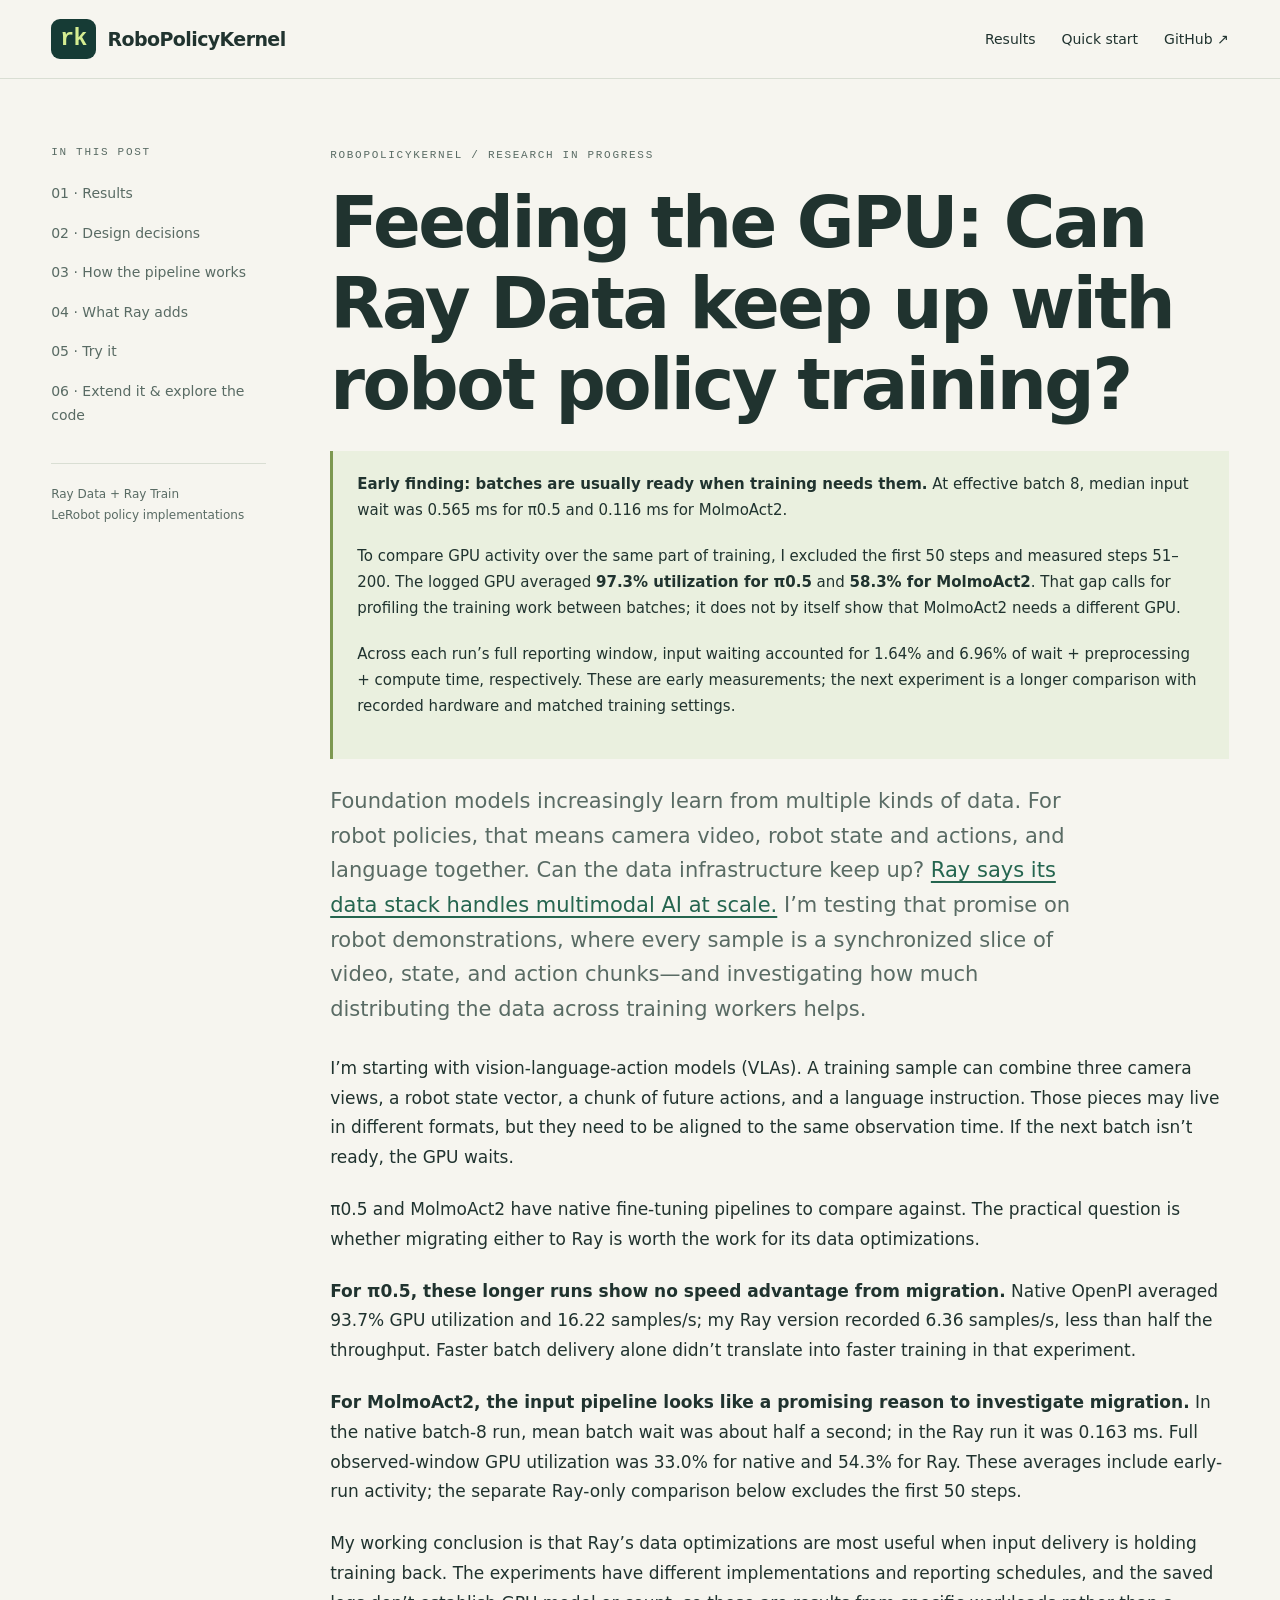
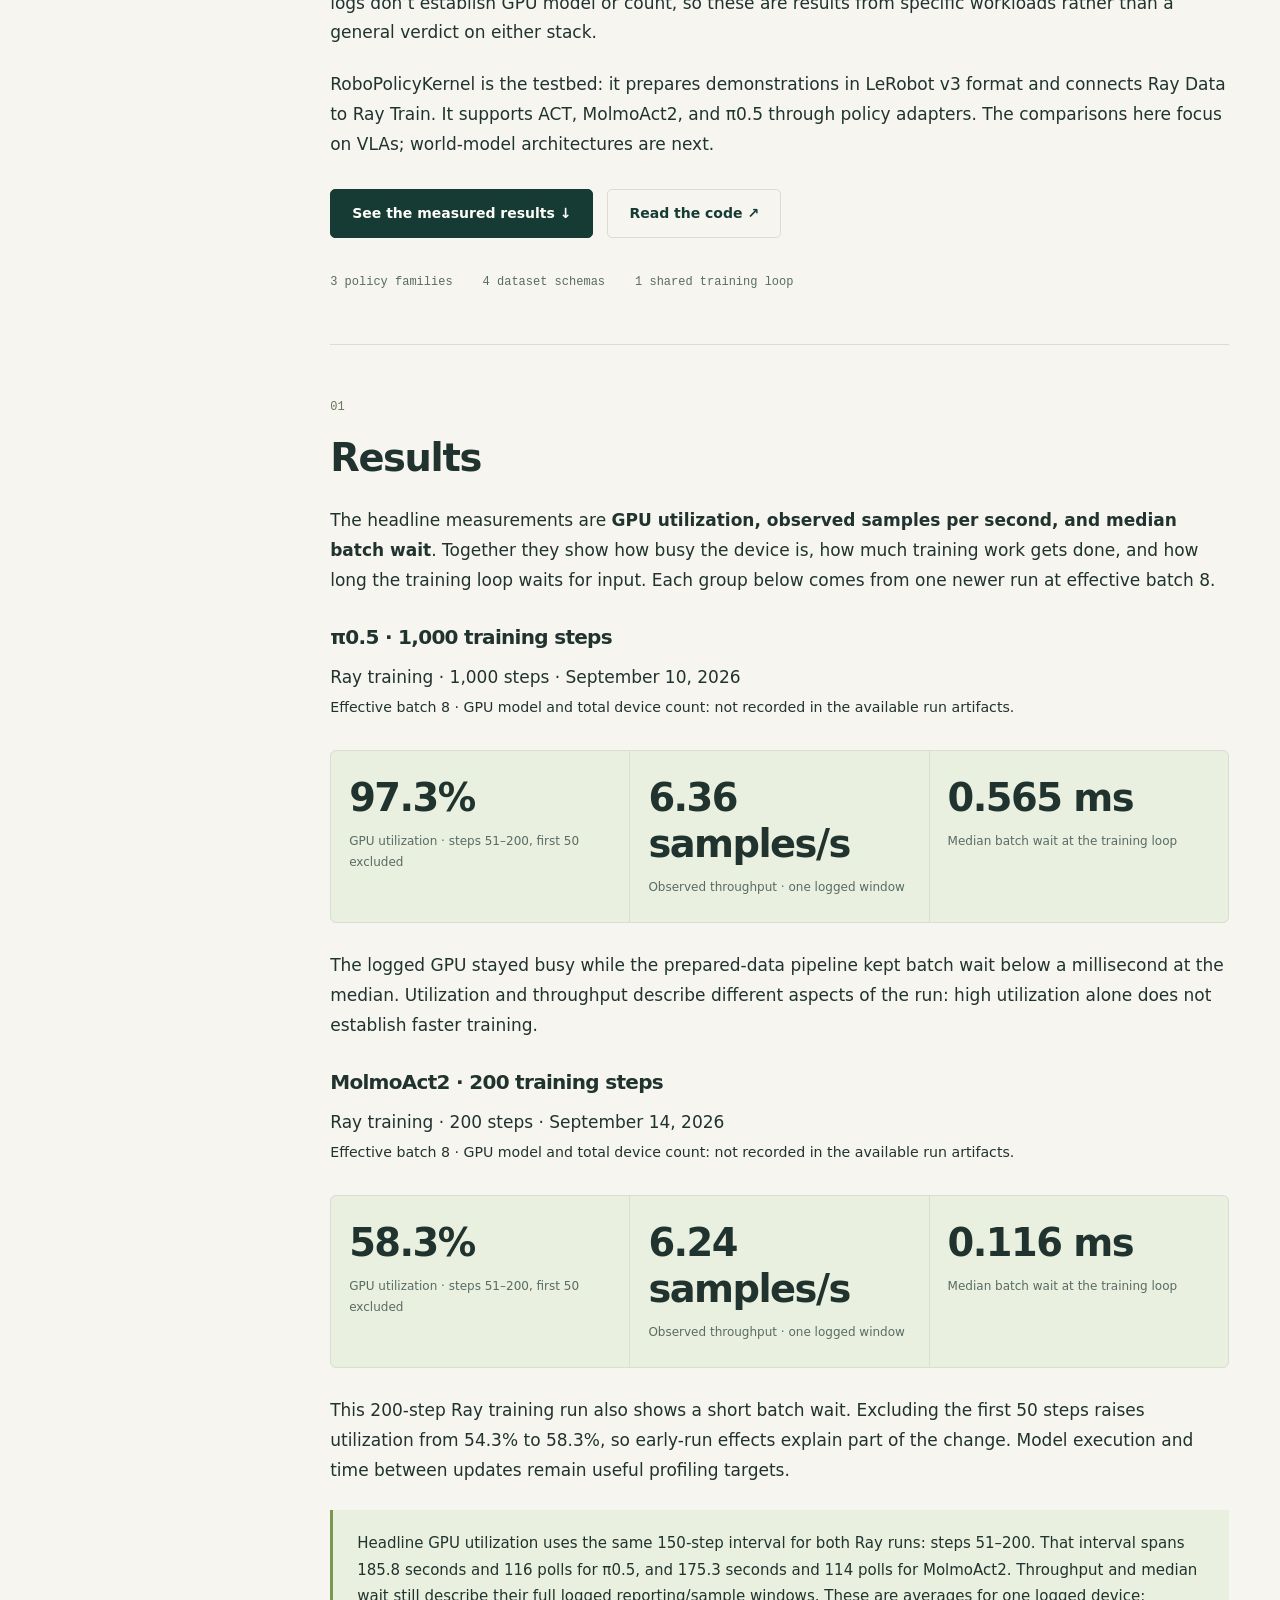
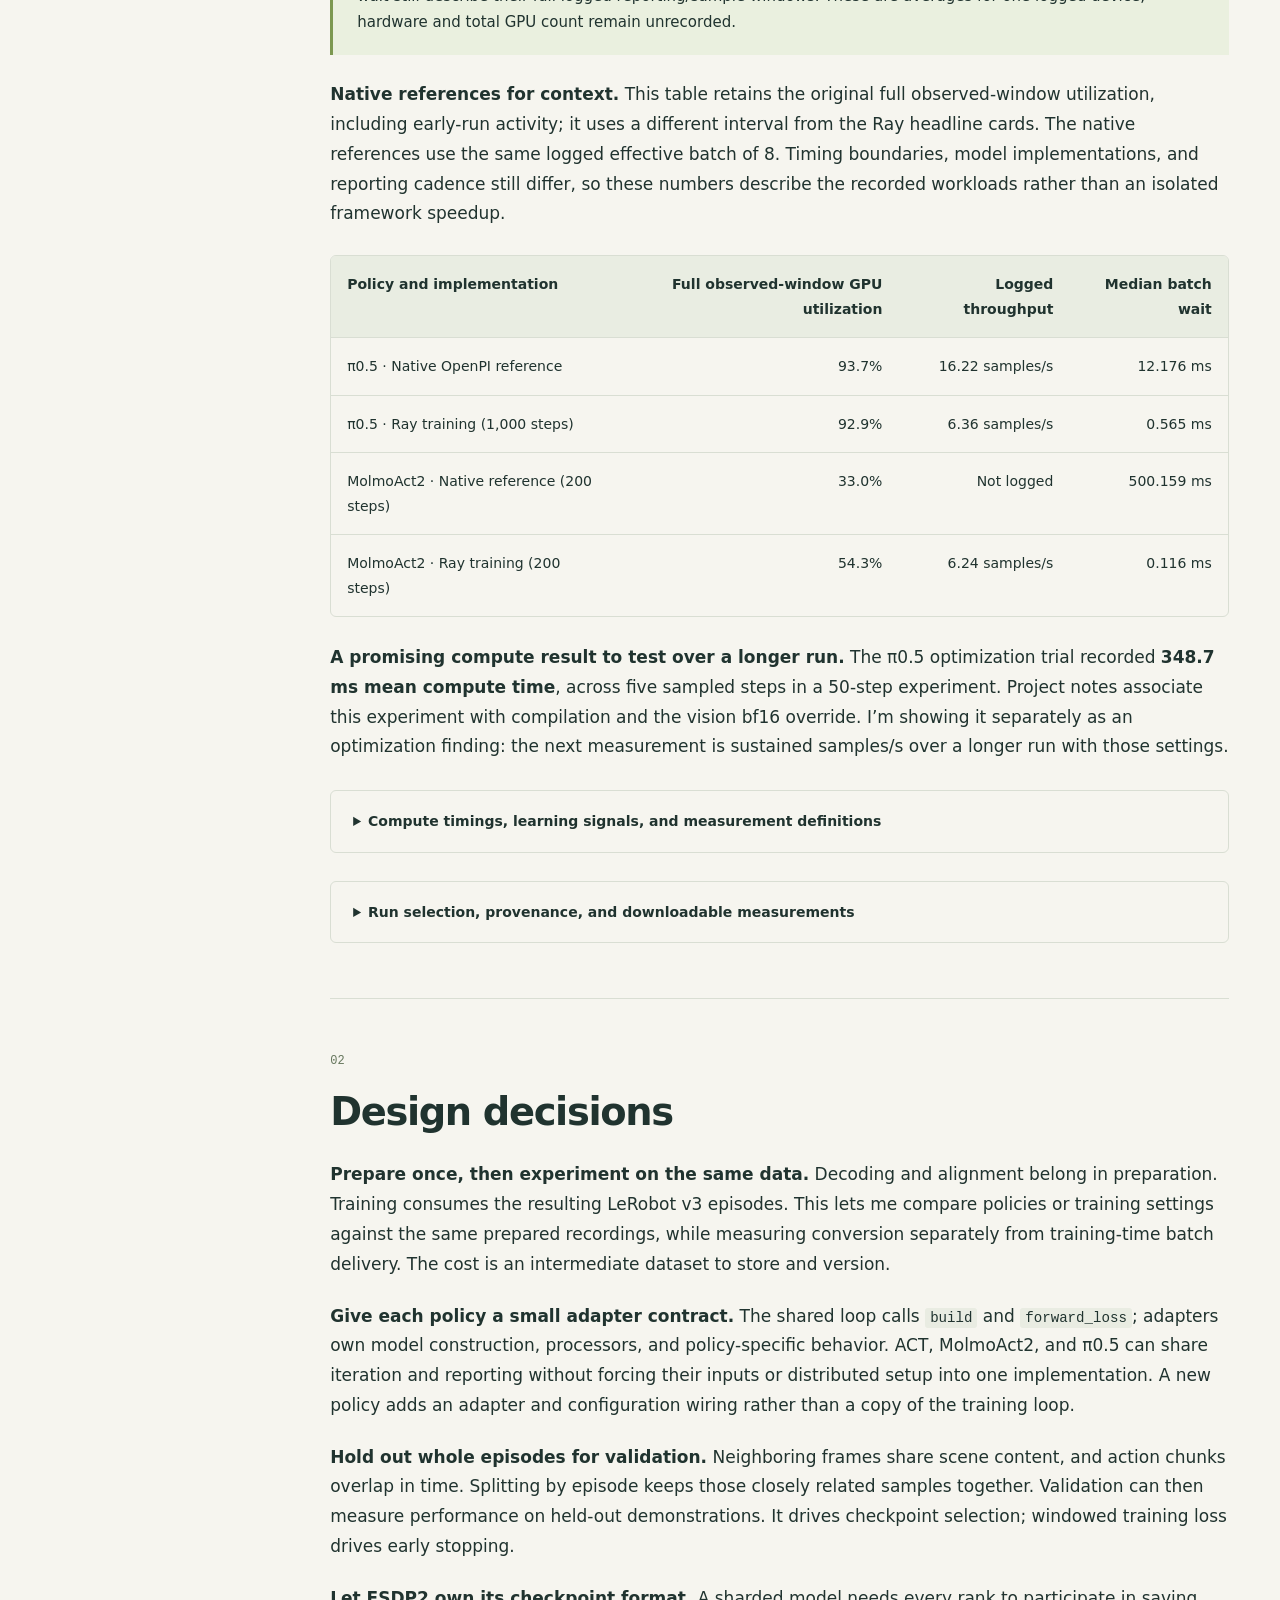
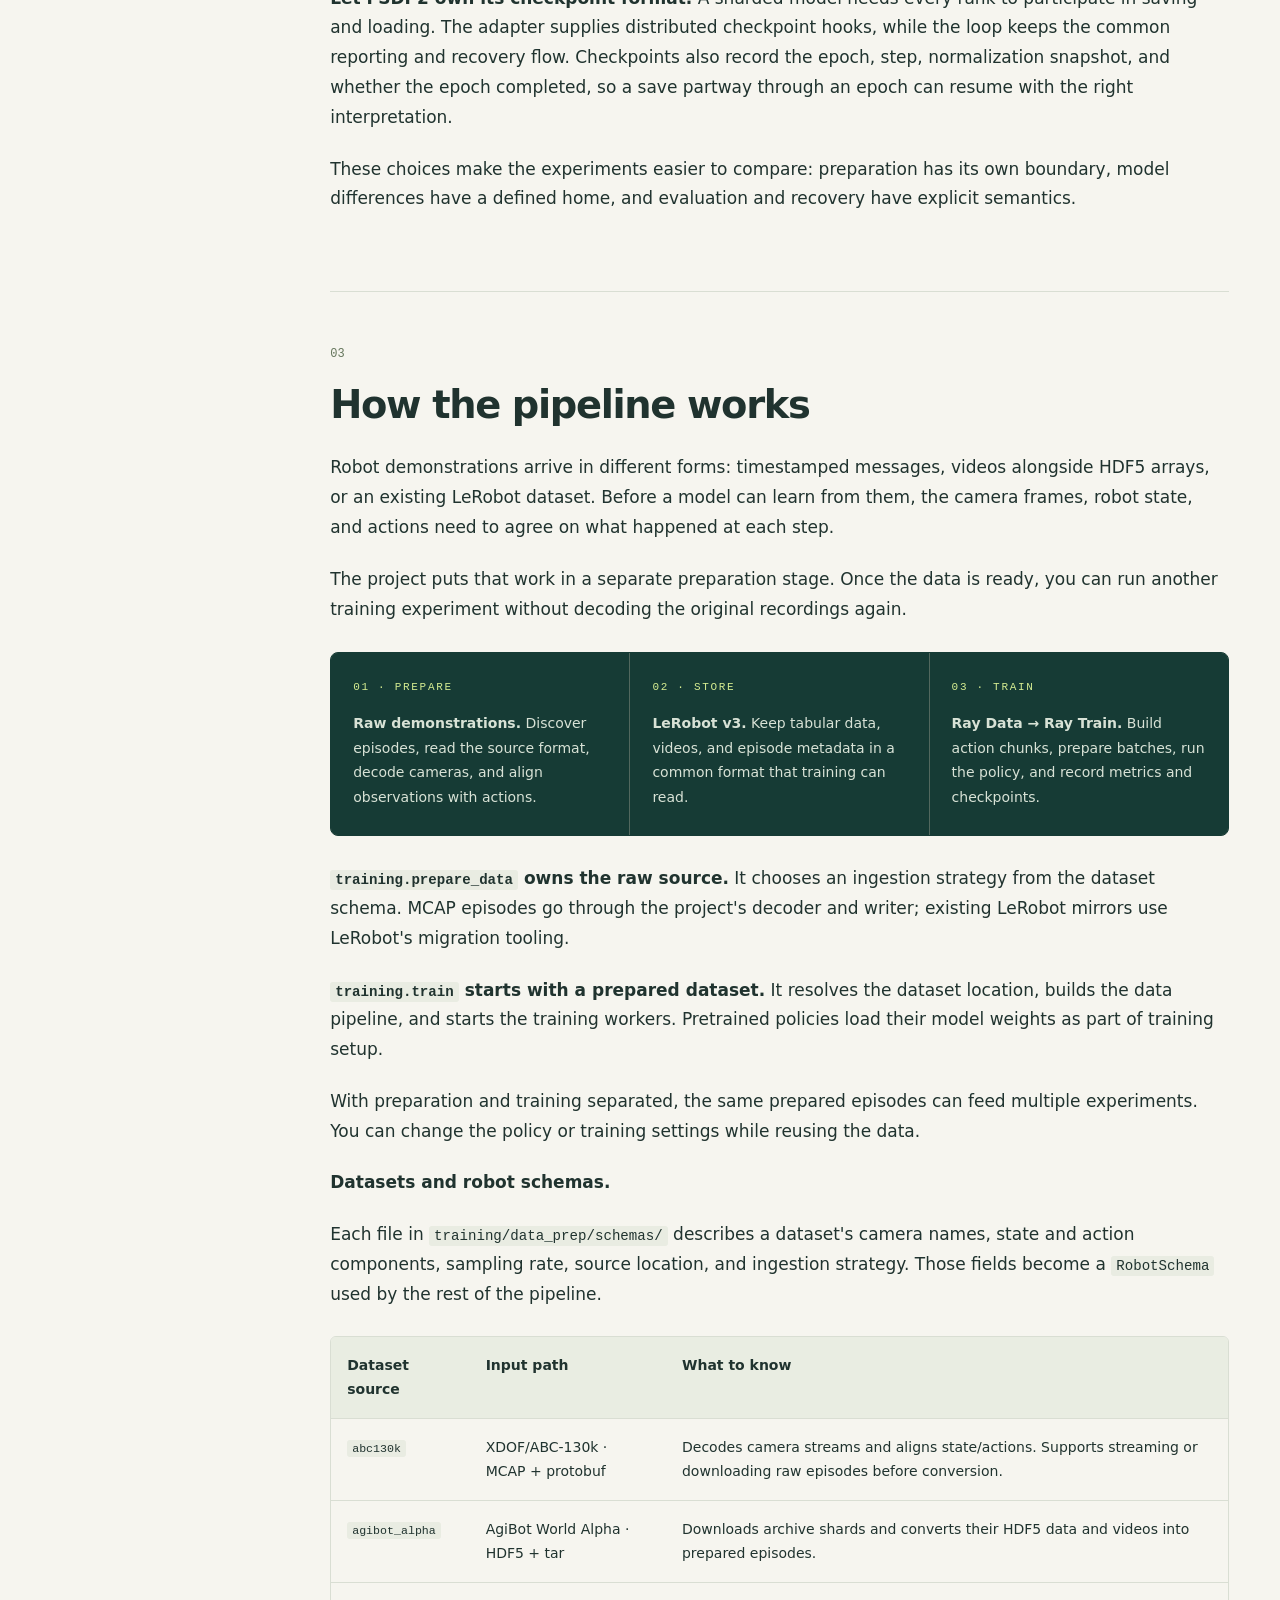
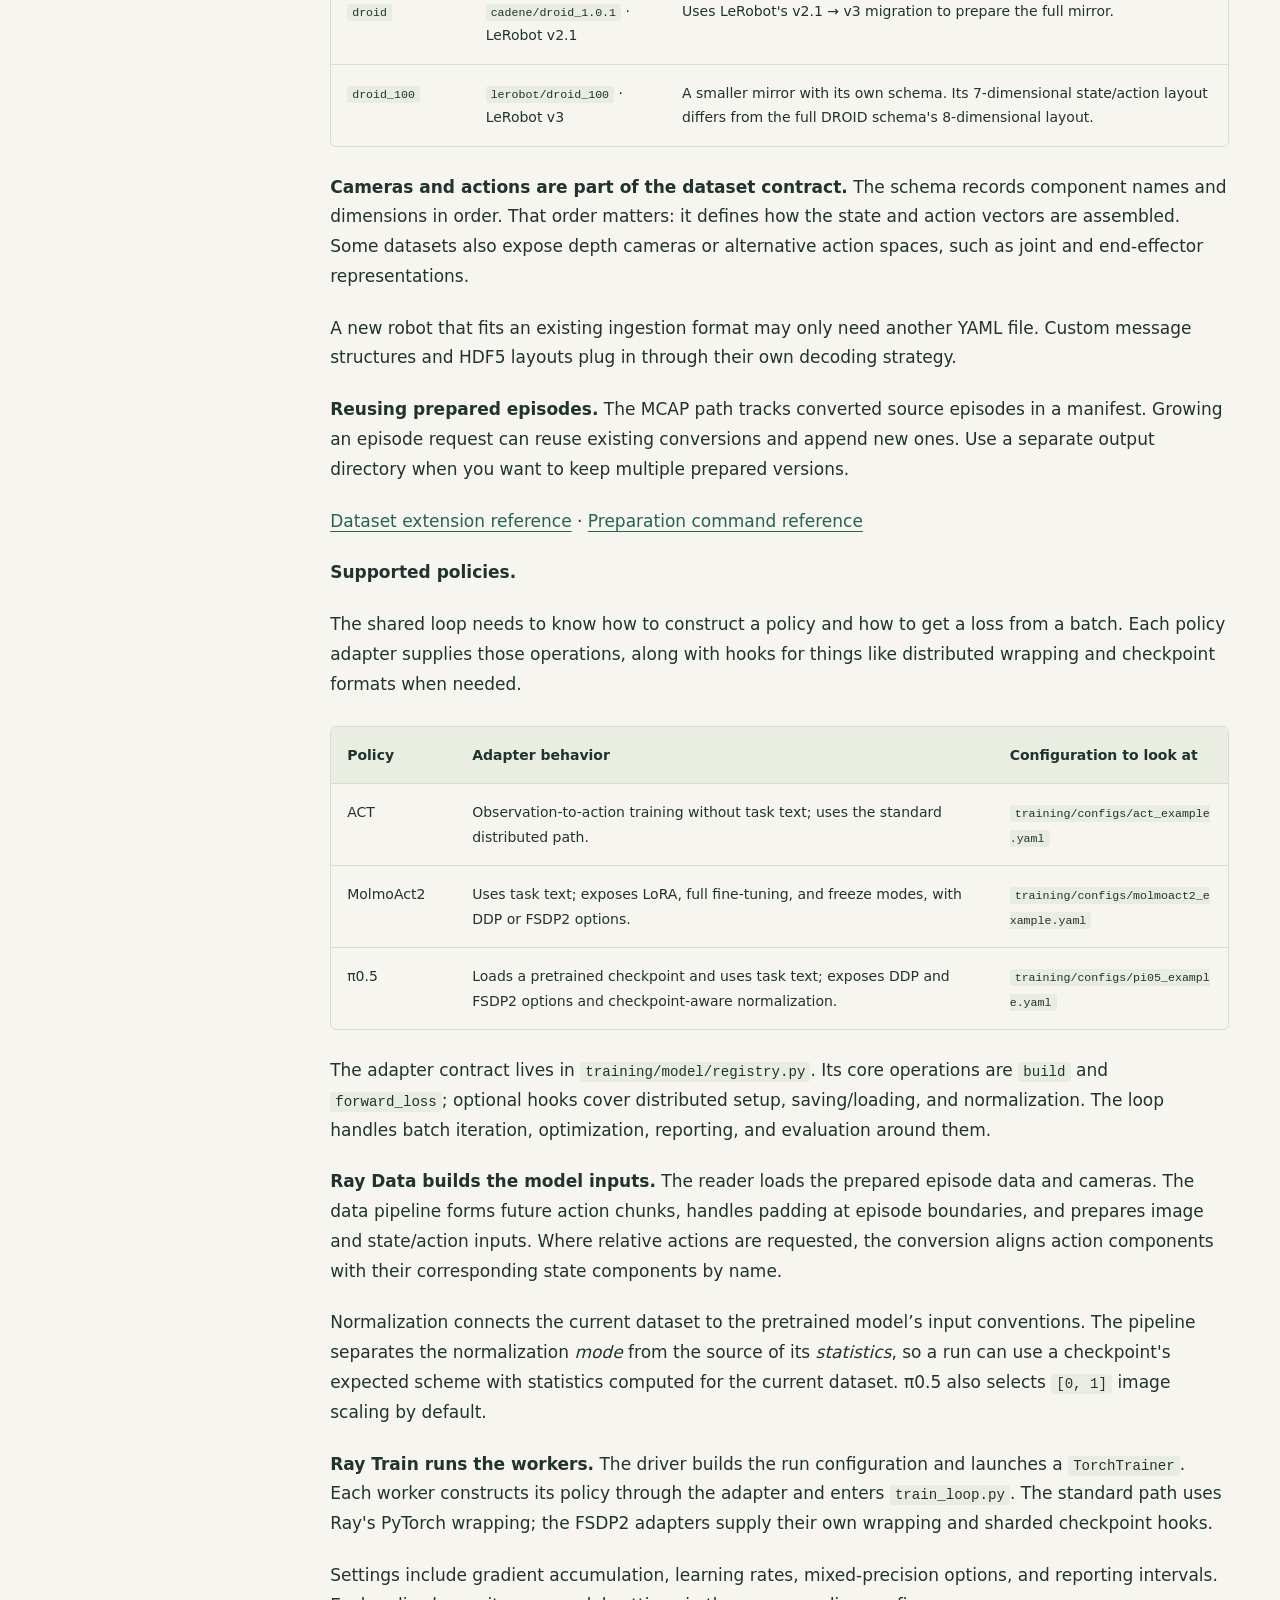
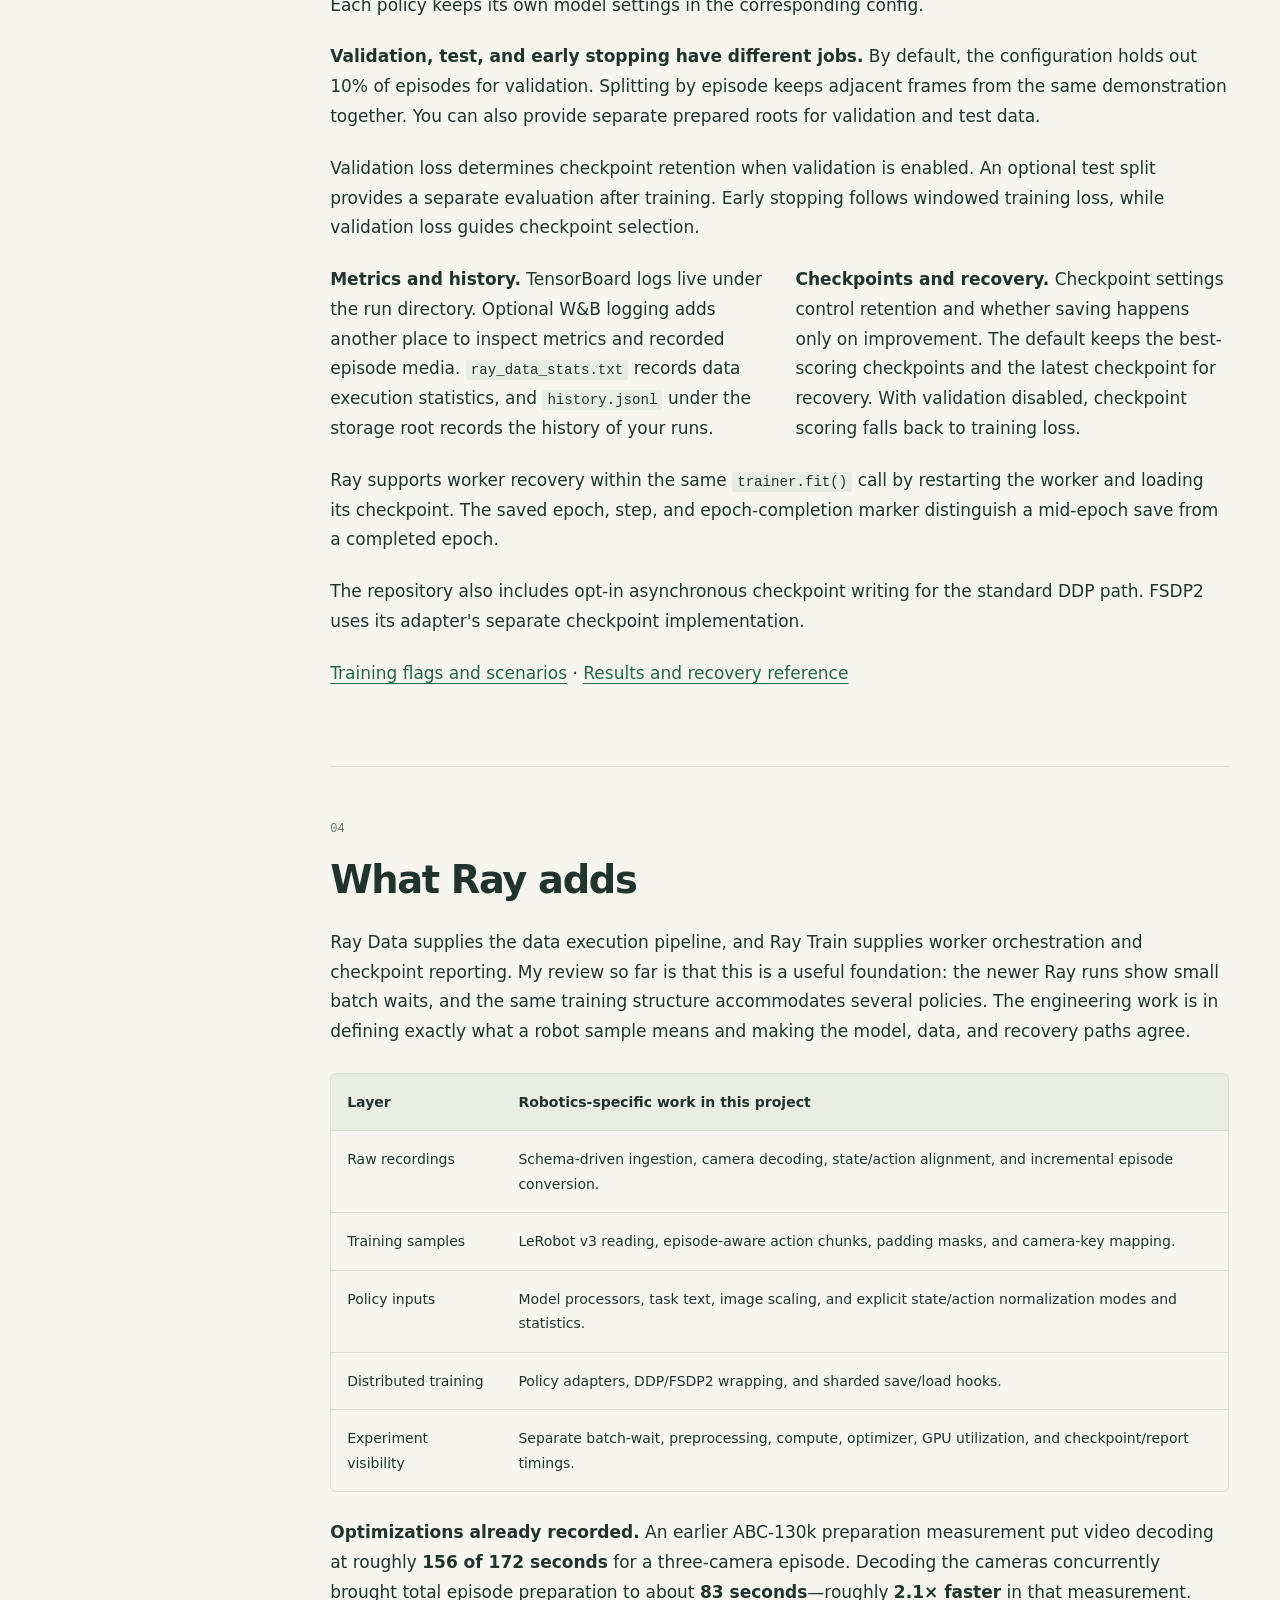
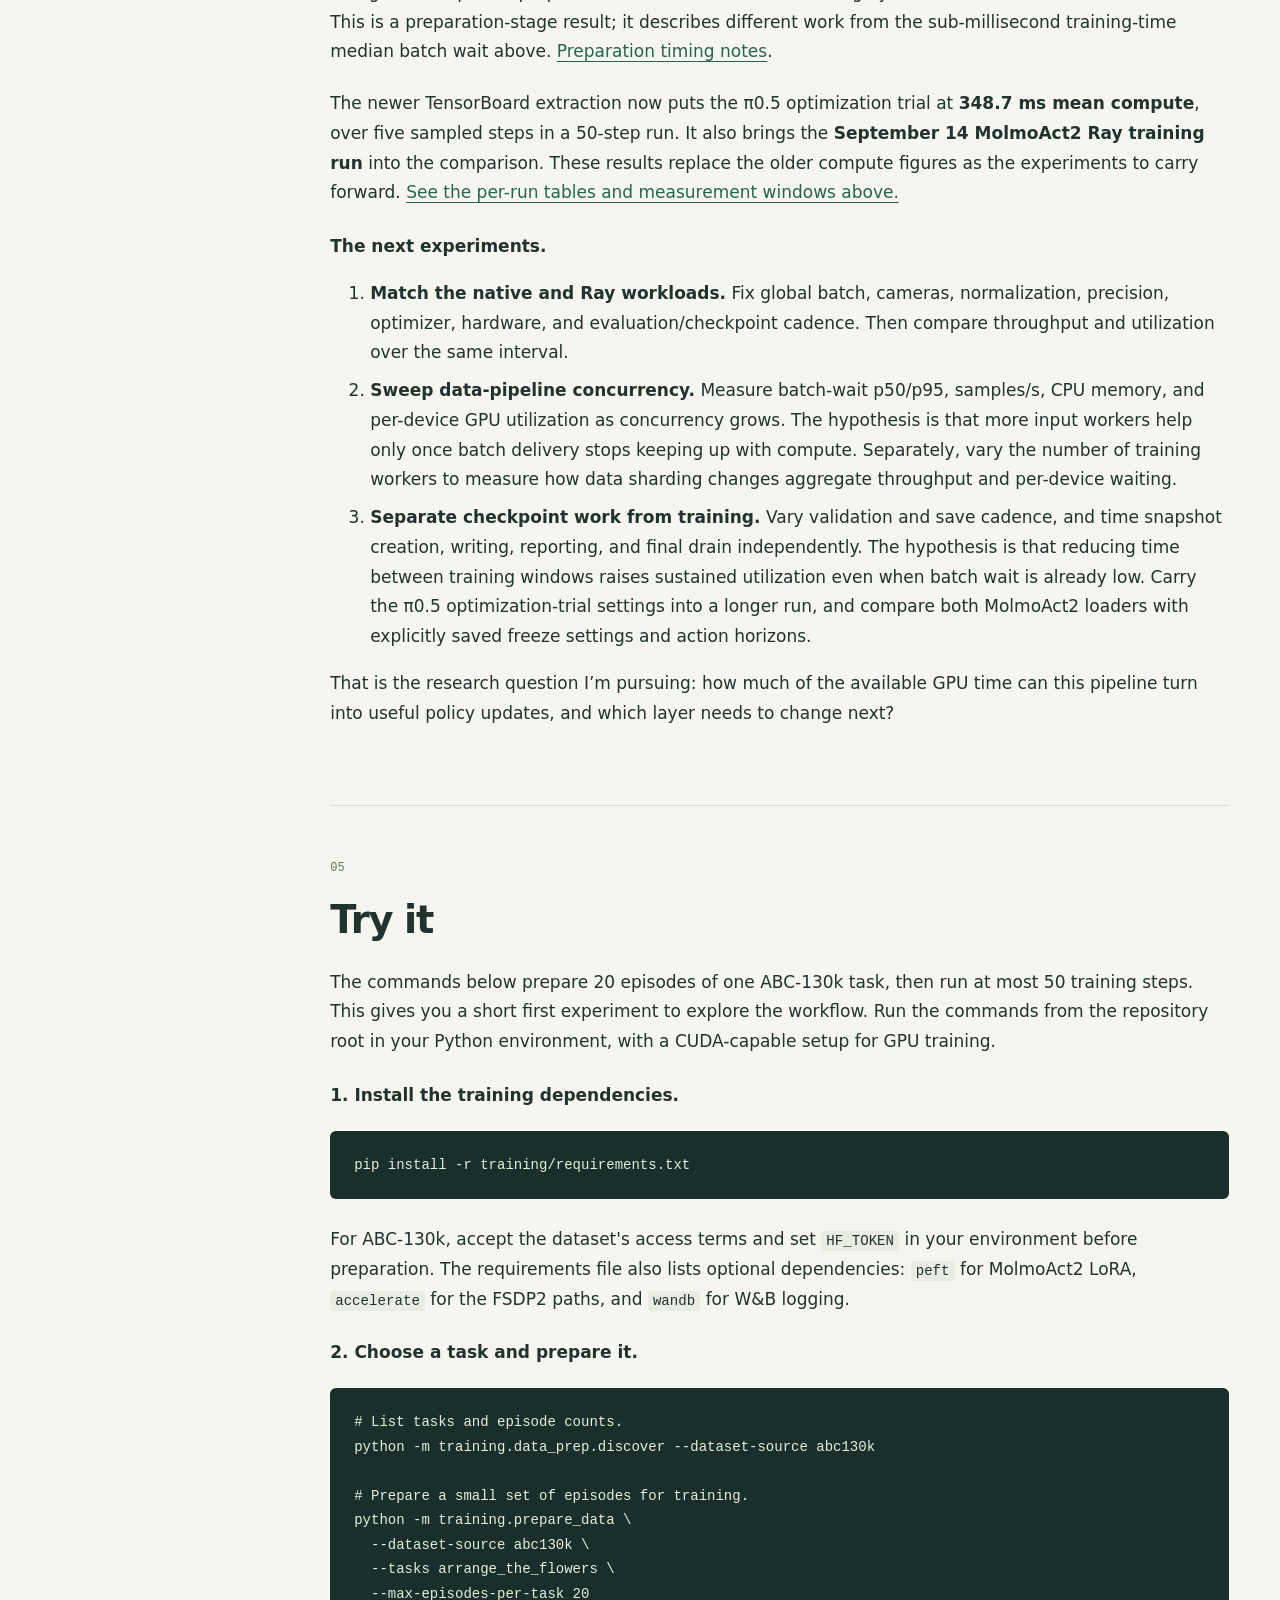
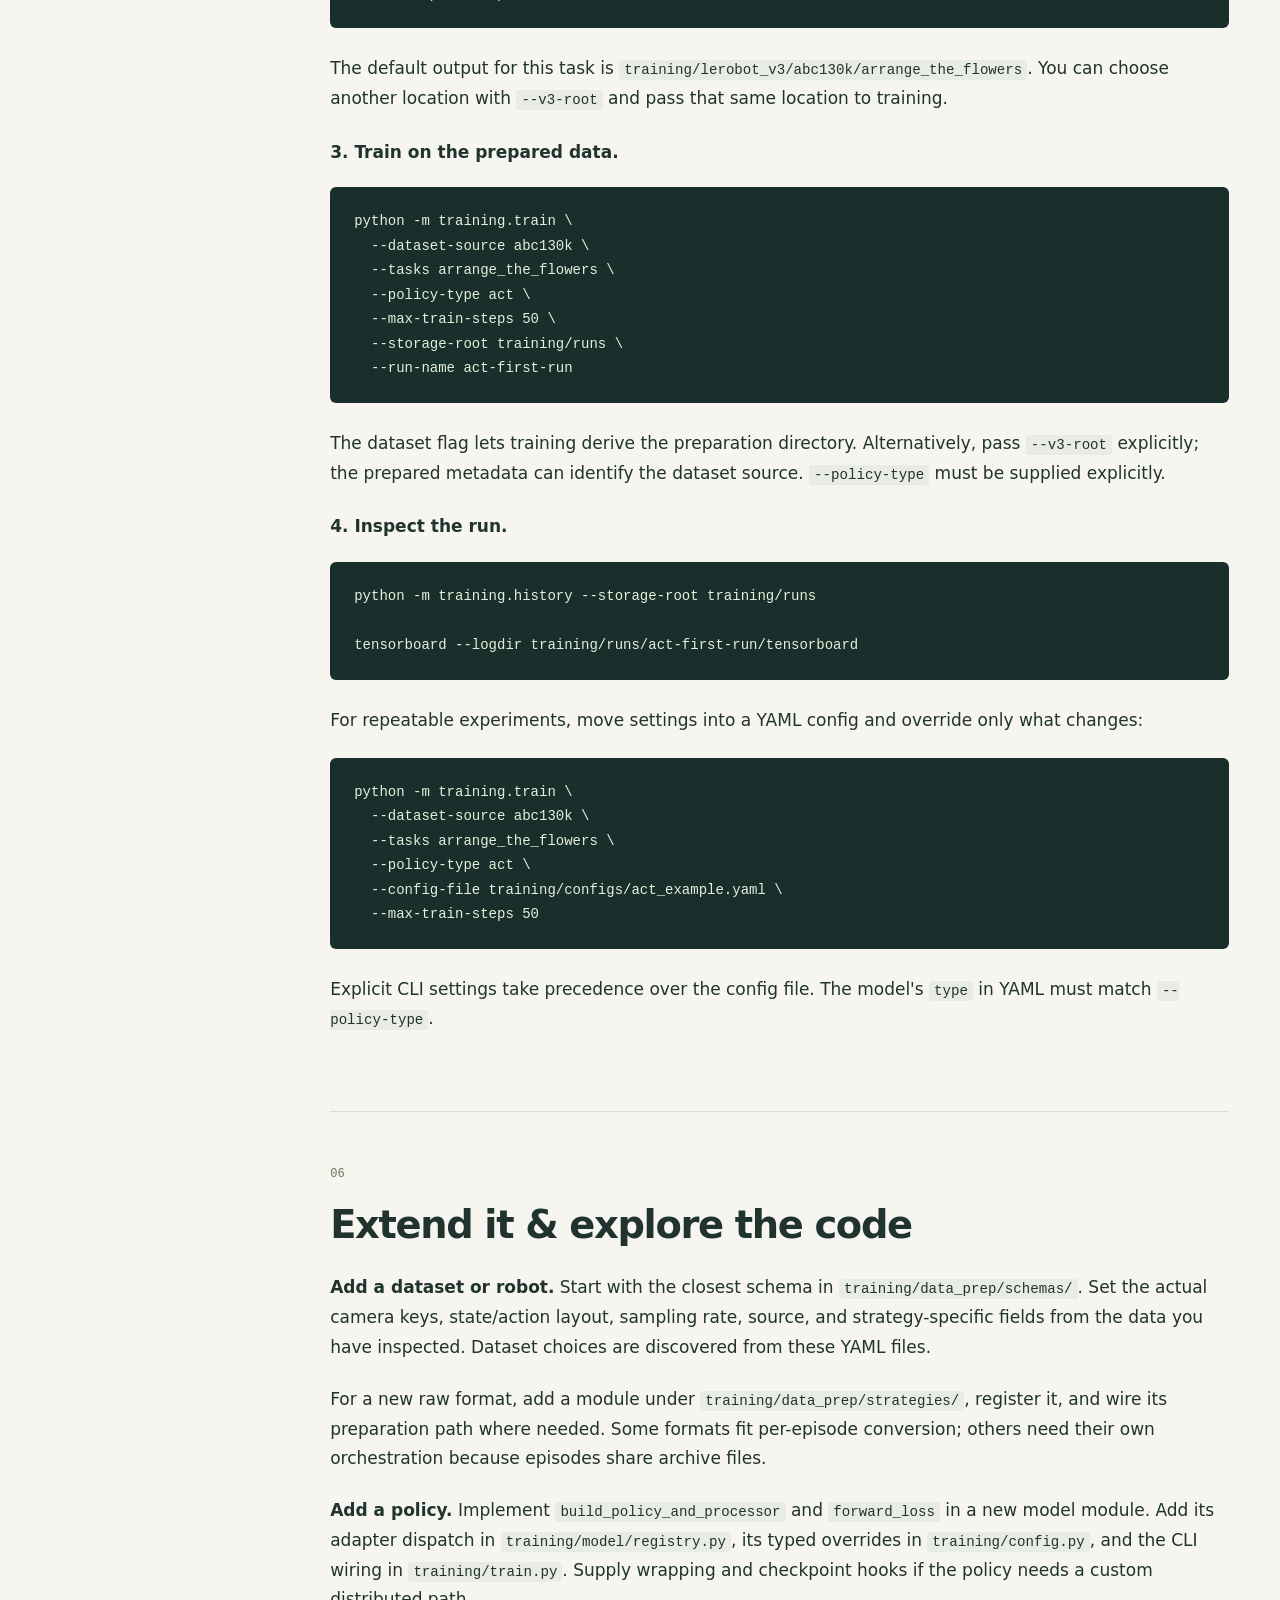
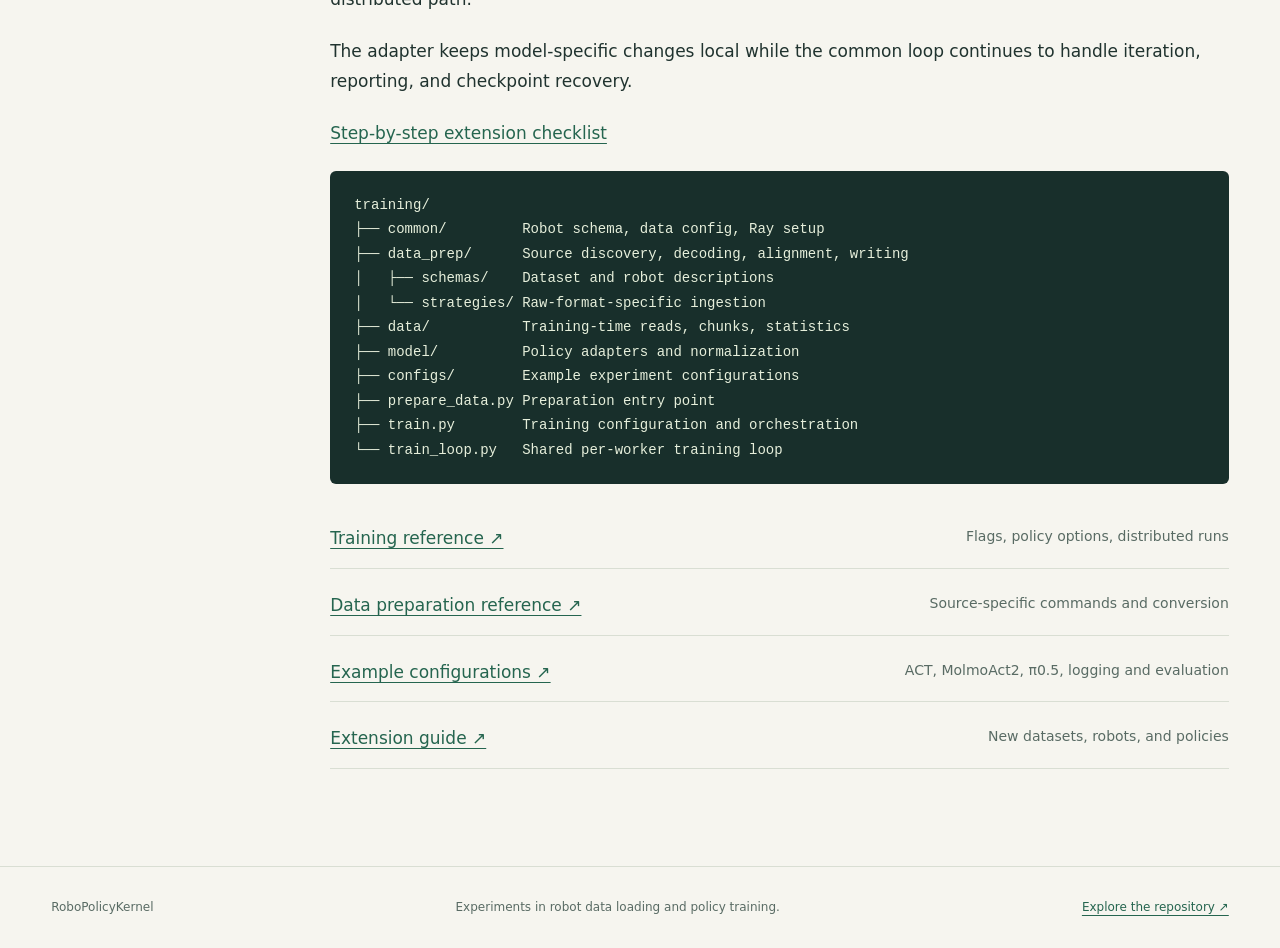
<file: site/index.html>
<!doctype html>
<html lang="en">
<head>
  <meta charset="utf-8">
  <meta name="viewport" content="width=device-width, initial-scale=1">
  <title>Feeding the GPU: Can Ray Data keep up with robot policy training?</title>
  <meta name="description" content="Newer π0.5 and MolmoAct2 run results: GPU utilization, data wait, throughput, and the design decisions behind RoboPolicyKernel.">
  <meta name="theme-color" content="#163b35">
  <link rel="icon" type="image/svg+xml" href="assets/favicon.svg">
  <link rel="stylesheet" href="assets/site.css">
</head>
<body>
  <a class="skip" href="#content">Skip to content</a>
  <header class="site-header">
    <a class="brand" href="./"><span class="brand-mark" aria-hidden="true">rk</span> RoboPolicyKernel</a>
    <nav aria-label="Main navigation">
      <a href="#results">Results</a>
      <a href="#quickstart">Quick start</a>
      <a href="https://github.com/ratharva/RoboPolicyKernel">GitHub ↗</a>
    </nav>
  </header>
  <div class="page-shell">
    <aside class="sidebar">
      <p class="eyebrow">In this post</p>
      <nav aria-label="In this post">
        <a href="#results">01 · Results</a>
        <a href="#design-decisions">02 · Design decisions</a>
        <a href="#workflow">03 · How the pipeline works</a>
        <a href="#ray-review">04 · What Ray adds</a>
        <a href="#quickstart">05 · Try it</a>
        <a href="#reference">06 · Extend it & explore the code</a>
      </nav>
      <div class="sidebar-note">Ray Data + Ray Train<br>LeRobot policy implementations</div>
    </aside>
    <main id="content" tabindex="-1"><div class="hero" id="overview">
<p class="eyebrow">RoboPolicyKernel / Research in progress</p>
<h1>Feeding the GPU: Can Ray Data keep up with robot policy training?</h1>
<div class="callout">
<p><strong>Early finding: batches are usually ready when training needs them.</strong> At effective batch 8, median input wait was 0.565 ms for π0.5 and 0.116 ms for MolmoAct2.</p>
<p>To compare GPU activity over the same part of training, I excluded the first 50 steps and measured steps 51–200. The logged GPU averaged <strong>97.3% utilization for π0.5</strong> and <strong>58.3% for MolmoAct2</strong>. That gap calls for profiling the training work between batches; it does not by itself show that MolmoAct2 needs a different GPU.</p>
<p>Across each run’s full reporting window, input waiting accounted for 1.64% and 6.96% of wait + preprocessing + compute time, respectively. These are early measurements; the next experiment is a longer comparison with recorded hardware and matched training settings.</p>
</div>
<p class="lede">Foundation models increasingly learn from multiple kinds of data. For robot policies, that means camera video, robot state and actions, and language together. Can the data infrastructure keep up? <a href="https://docs.ray.io/en/latest/data/data.html">Ray says its data stack handles multimodal AI at scale.</a> I’m testing that promise on robot demonstrations, where every sample is a synchronized slice of video, state, and action chunks—and investigating how much distributing the data across training workers helps.</p>
<p>I’m starting with vision-language-action models (VLAs). A training sample can combine three camera views, a robot state vector, a chunk of future actions, and a language instruction. Those pieces may live in different formats, but they need to be aligned to the same observation time. If the next batch isn’t ready, the GPU waits.</p>
<p>π0.5 and MolmoAct2 have native fine-tuning pipelines to compare against. The practical question is whether migrating either to Ray is worth the work for its data optimizations.</p>
<p><strong>For π0.5, these longer runs show no speed advantage from migration.</strong> Native OpenPI averaged 93.7% GPU utilization and 16.22 samples/s; my Ray version recorded 6.36 samples/s, less than half the throughput. Faster batch delivery alone didn’t translate into faster training in that experiment.</p>
<p><strong>For MolmoAct2, the input pipeline looks like a promising reason to investigate migration.</strong> In the native batch-8 run, mean batch wait was about half a second; in the Ray run it was 0.163 ms. Full observed-window GPU utilization was 33.0% for native and 54.3% for Ray. These averages include early-run activity; the separate Ray-only comparison below excludes the first 50 steps.</p>
<p>My working conclusion is that Ray’s data optimizations are most useful when input delivery is holding training back. The experiments have different implementations and reporting schedules, and the saved logs don’t establish GPU model or count, so these are results from specific workloads rather than a general verdict on either stack.</p>
<p>RoboPolicyKernel is the testbed: it prepares demonstrations in LeRobot v3 format and connects Ray Data to Ray Train. It supports ACT, MolmoAct2, and π0.5 through policy adapters. The comparisons here focus on VLAs; world-model architectures are next.</p>
<div class="hero-actions">
<a class="button" href="#results">See the measured results ↓</a>
<a class="button secondary" href="https://github.com/ratharva/RoboPolicyKernel">Read the code ↗</a>
</div>
<div class="facts"><span>3 policy families</span><span>4 dataset schemas</span><span>1 shared training loop</span></div>
</div>
<details class="post-index"><summary>In this post</summary><nav aria-label="Post sections">        <a href="#results">01 · Results</a>
        <a href="#design-decisions">02 · Design decisions</a>
        <a href="#workflow">03 · How the pipeline works</a>
        <a href="#ray-review">04 · What Ray adds</a>
        <a href="#quickstart">05 · Try it</a>
        <a href="#reference">06 · Extend it & explore the code</a></nav></details>
<section class="section" id="results">
<p><span class="section-number">01</span></p>
<h2>Results</h2>

<p>The headline measurements are <strong>GPU utilization, observed samples per second, and median batch wait</strong>. Together they show how busy the device is, how much training work gets done, and how long the training loop waits for input. Each group below comes from one newer run at effective batch 8.</p>
<h3>π0.5 · 1,000 training steps</h3>
<p>Ray training · 1,000 steps · September 10, 2026<br><small>Effective batch 8 · GPU model and total device count: not recorded in the available run artifacts.</small></p><div class="metric-strip">
<div><strong>97.3%</strong><span>GPU utilization · steps 51–200, first 50 excluded</span></div>
<div><strong>6.36 samples/s</strong><span>Observed throughput · one logged window</span></div>
<div><strong>0.565 ms</strong><span>Median batch wait at the training loop</span></div>
</div><p>The logged GPU stayed busy while the prepared-data pipeline kept batch wait below a millisecond at the median. Utilization and throughput describe different aspects of the run: high utilization alone does not establish faster training.</p>
<h3>MolmoAct2 · 200 training steps</h3>
<p>Ray training · 200 steps · September 14, 2026<br><small>Effective batch 8 · GPU model and total device count: not recorded in the available run artifacts.</small></p><div class="metric-strip">
<div><strong>58.3%</strong><span>GPU utilization · steps 51–200, first 50 excluded</span></div>
<div><strong>6.24 samples/s</strong><span>Observed throughput · one logged window</span></div>
<div><strong>0.116 ms</strong><span>Median batch wait at the training loop</span></div>
</div><p>This 200-step Ray training run also shows a short batch wait. Excluding the first 50 steps raises utilization from 54.3% to 58.3%, so early-run effects explain part of the change. Model execution and time between updates remain useful profiling targets.</p>
<p class="callout">Headline GPU utilization uses the same 150-step interval for both Ray runs: steps 51–200. That interval spans 185.8 seconds and 116 polls for π0.5, and 175.3 seconds and 114 polls for MolmoAct2. Throughput and median wait still describe their full logged reporting/sample windows. These are averages for one logged device; hardware and total GPU count remain unrecorded.</p>
<p><strong>Native references for context.</strong> This table retains the original full observed-window utilization, including early-run activity; it uses a different interval from the Ray headline cards. The native references use the same logged effective batch of 8. Timing boundaries, model implementations, and reporting cadence still differ, so these numbers describe the recorded workloads rather than an isolated framework speedup.</p>
<div class="table-wrap">
<table>
<thead>
<tr>
<th>Policy and implementation</th>
<th style="text-align: right;">Full observed-window GPU utilization</th>
<th style="text-align: right;">Logged throughput</th>
<th style="text-align: right;">Median batch wait</th>
</tr>
</thead>
<tbody>
<tr>
<td>π0.5 · Native OpenPI reference</td>
<td style="text-align: right;">93.7%</td>
<td style="text-align: right;">16.22 samples/s</td>
<td style="text-align: right;">12.176 ms</td>
</tr>
<tr>
<td>π0.5 · Ray training (1,000 steps)</td>
<td style="text-align: right;">92.9%</td>
<td style="text-align: right;">6.36 samples/s</td>
<td style="text-align: right;">0.565 ms</td>
</tr>
<tr>
<td>MolmoAct2 · Native reference (200 steps)</td>
<td style="text-align: right;">33.0%</td>
<td style="text-align: right;">Not logged</td>
<td style="text-align: right;">500.159 ms</td>
</tr>
<tr>
<td>MolmoAct2 · Ray training (200 steps)</td>
<td style="text-align: right;">54.3%</td>
<td style="text-align: right;">6.24 samples/s</td>
<td style="text-align: right;">0.116 ms</td>
</tr>
</tbody>
</table>
</div>
<p><strong>A promising compute result to test over a longer run.</strong> The π0.5 optimization trial recorded <strong>348.7 ms mean compute time</strong>, across five sampled steps in a 50-step experiment. Project notes associate this experiment with compilation and the vision bf16 override. I’m showing it separately as an optimization finding: the next measurement is sustained samples/s over a longer run with those settings.</p><details class="measurement-details">
<summary>Compute timings, learning signals, and measurement definitions</summary>
<p><strong>Experiment labels and source folders.</strong></p>
<ul>
<li><strong>π0.5 · Ray training (1,000 steps)</strong> — source folder: <code>full_fix_tb</code>. Project notes associate this run with normalization changes.</li>
<li><strong>MolmoAct2 · Ray training (200 steps)</strong> — source folder: <code>molmoact2-freeze-matched</code>. The intended setup freezes the vision-language model and trains the action expert; complete historical launch settings are not preserved in the event files.</li>
<li><strong>π0.5 · Optimization trial (50 steps)</strong> — source folder: <code>speedtests/combined</code>. Project notes associate this trial with compilation and the vision bf16 override.</li>
</ul>
<p>Display names describe the measured experiment. Original source folders remain in the downloadable data for traceability.</p>
<p class="lead-in"><strong>Why exclude the first 50 steps?</strong> A short run can give early initialization and input-pipeline warmup more weight in its mean. The fixed steps 51–200 interval compares equal step counts without selecting the busiest part of either trace. It is a post-warmup comparison window, not proof of steady state. Longer runs are still useful.</p>
<p>The current training implementation starts GPU polling after policy construction. The measurements therefore do not establish that model loading caused the lower average. Historical launch and profiler traces would be needed to attribute the remaining idle periods.</p>

<table>
<thead>
<tr>
<th>Compute timer</th>
<th style="text-align: right;">Native</th>
<th style="text-align: right;">Ray</th>
</tr>
</thead>
<tbody>
<tr>
<td>π0.5 · longer runs</td>
<td style="text-align: right;">478.9 ms</td>
<td style="text-align: right;">1158.9 ms</td>
</tr>
<tr>
<td>MolmoAct2 · 200-step runs</td>
<td style="text-align: right;">814.0 ms</td>
<td style="text-align: right;">935.2 ms</td>
</tr>
</tbody>
</table>
<p>The π0.5 Ray training run logs a full-epoch training mean of <strong>0.385</strong> and a final sampled minibatch loss of <strong>0.130</strong>; it has no held-out validation metric. The MolmoAct2 Ray training run logs a full-epoch training mean of <strong>0.276</strong>, a final sampled minibatch loss of <strong>0.065</strong>, and one validation value of <strong>0.424 at step 200</strong>. These describe learning within each run; their different objectives and normalization make raw cross-model loss comparisons unsuitable.</p>
<p>Native π0.5 was recorded September 10 at 12:49 Pacific, followed by Ray training at 14:54 and the optimization trial at 15:57. Native MolmoAct2 batch 8 was recorded September 14 at 01:38, followed by Ray training at 02:08. Complete historical launch settings are not embedded in the scalar files.</p><p><strong>Window-wide batch wait versus sampled step timings.</strong> The opening answer uses the recorded <code>perf/io_bound_fraction</code>: <strong>1.64% for π0.5</strong> and <strong>6.96% for MolmoAct2</strong>, each from one full reporting window. In the current training code this is summed batch wait divided by summed wait, preprocessing, and forward/backward compute. Optimizer time is outside that denominator; it is not a percentage of total job runtime.</p>
<p>The individual phase timers are logged only every ten steps. Their sampled means can miss waits that the window accumulator includes, so dividing sampled mean wait by sampled compute time does not establish that the entire run spends under 0.1% waiting. Batch-wait timers also measure the interval before consumption, not upstream decode cost alone.</p>
<p><strong>How the measurements are calculated.</strong> GPU utilization is the arithmetic mean of one device’s polling samples from the first scalar through the last logged training-loss timestamp, including startup and intervening work. For native π0.5, the end is estimated from the final checkpoint timestamp minus its save duration; its last loss window is at index 900 while GPU polls extend to 999. Later polling and checkpoint tails are excluded from the headline utilization.</p>
<p>Phase timing excludes step 0. Ray logs sampled individual steps; native timers can be interval averages. Native π0.5 compute includes optimizer work, while Ray reports the optimizer separately. Throughput uses step-weighted logged windows: nine for native π0.5, one for the newer Ray full run, and one for Ray MolmoAct2. Missing samples/s metrics are left as missing, rather than estimated from compute time. Checkpoint timers can include reporting, and run cadences differ.</p>
<p>These are workload observations with matched logged batch sizes, not a controlled framework benchmark. Hardware identity, camera choices, normalization, and full training settings still need to be archived together for that comparison.</p>
</details>
<details class="measurement-details">
<summary>Run selection, provenance, and downloadable measurements</summary>
<p><a href="assets/training-run-summary.json" download>Current results and per-tag statistics (JSON)</a> · <a href="assets/training-run-scalars.csv" download>Current run scalar data (CSV)</a></p>
<p>All 22 event files were inspected independently, including empty files and interrupted attempts. Five experiments are featured here. Multiple files in one directory are kept separate, and selection uses event timestamps. The summary includes each selected filename, SHA-256 checksum, dates, sample counts, and calculation rules.</p>
<p>The earlier π0.5 comparison remains available as a historical snapshot: <a href="assets/pi05-run-summary.json" download>older summary</a> and <a href="assets/pi05-run-scalars.csv" download>older scalars</a>. Its 72.14% utilization and 8.235 samples/s are not the newer 1,000-step Ray results.</p>
</details>


</section>
<section class="section" id="design-decisions">
<p><span class="section-number">02</span></p>
<h2>Design decisions</h2>

<p><strong>Prepare once, then experiment on the same data.</strong> Decoding and alignment belong in preparation. Training consumes the resulting LeRobot v3 episodes. This lets me compare policies or training settings against the same prepared recordings, while measuring conversion separately from training-time batch delivery. The cost is an intermediate dataset to store and version.</p>
<p><strong>Give each policy a small adapter contract.</strong> The shared loop calls <code>build</code> and <code>forward_loss</code>; adapters own model construction, processors, and policy-specific behavior. ACT, MolmoAct2, and π0.5 can share iteration and reporting without forcing their inputs or distributed setup into one implementation. A new policy adds an adapter and configuration wiring rather than a copy of the training loop.</p>
<p><strong>Hold out whole episodes for validation.</strong> Neighboring frames share scene content, and action chunks overlap in time. Splitting by episode keeps those closely related samples together. Validation can then measure performance on held-out demonstrations. It drives checkpoint selection; windowed training loss drives early stopping.</p>
<p><strong>Let FSDP2 own its checkpoint format.</strong> A sharded model needs every rank to participate in saving and loading. The adapter supplies distributed checkpoint hooks, while the loop keeps the common reporting and recovery flow. Checkpoints also record the epoch, step, normalization snapshot, and whether the epoch completed, so a save partway through an epoch can resume with the right interpretation.</p>
<p>These choices make the experiments easier to compare: preparation has its own boundary, model differences have a defined home, and evaluation and recovery have explicit semantics.</p>

</section>
<section class="section" id="workflow">
<p><span class="section-number">03</span></p>
<h2>How the pipeline works</h2>

<p>Robot demonstrations arrive in different forms: timestamped messages, videos alongside HDF5 arrays, or an existing LeRobot dataset. Before a model can learn from them, the camera frames, robot state, and actions need to agree on what happened at each step.</p>
<p>The project puts that work in a separate preparation stage. Once the data is ready, you can run another training experiment without decoding the original recordings again.</p>
<div aria-label="Pipeline: raw demonstrations, prepared LeRobot v3 data, policy training" class="pipeline">
<div class="pipeline-step">
<p class="eyebrow">01 · Prepare</p>
<p><strong>Raw demonstrations.</strong> Discover episodes, read the source format, decode cameras, and align observations with actions.</p>
</div>
<div class="pipeline-step">
<p class="eyebrow">02 · Store</p>
<p><strong>LeRobot v3.</strong> Keep tabular data, videos, and episode metadata in a common format that training can read.</p>
</div>
<div class="pipeline-step">
<p class="eyebrow">03 · Train</p>
<p><strong>Ray Data → Ray Train.</strong> Build action chunks, prepare batches, run the policy, and record metrics and checkpoints.</p>
</div>
</div>
<p><strong><code>training.prepare_data</code> owns the raw source.</strong> It chooses an ingestion strategy from the dataset schema. MCAP episodes go through the project's decoder and writer; existing LeRobot mirrors use LeRobot's migration tooling.</p>
<p><strong><code>training.train</code> starts with a prepared dataset.</strong> It resolves the dataset location, builds the data pipeline, and starts the training workers. Pretrained policies load their model weights as part of training setup.</p>
<p>With preparation and training separated, the same prepared episodes can feed multiple experiments. You can change the policy or training settings while reusing the data.</p>

<div id="datasets">
<p><strong>Datasets and robot schemas.</strong></p>

<p>Each file in <code>training/data_prep/schemas/</code> describes a dataset's camera names, state and action components, sampling rate, source location, and ingestion strategy. Those fields become a <code>RobotSchema</code> used by the rest of the pipeline.</p>
<div class="table-wrap">
<table>
<thead>
<tr>
<th>Dataset source</th>
<th>Input path</th>
<th>What to know</th>
</tr>
</thead>
<tbody>
<tr>
<td><code>abc130k</code></td>
<td>XDOF/ABC-130k · MCAP + protobuf</td>
<td>Decodes camera streams and aligns state/actions. Supports streaming or downloading raw episodes before conversion.</td>
</tr>
<tr>
<td><code>agibot_alpha</code></td>
<td>AgiBot World Alpha · HDF5 + tar</td>
<td>Downloads archive shards and converts their HDF5 data and videos into prepared episodes.</td>
</tr>
<tr>
<td><code>droid</code></td>
<td><code>cadene/droid_1.0.1</code> · LeRobot v2.1</td>
<td>Uses LeRobot's v2.1 → v3 migration to prepare the full mirror.</td>
</tr>
<tr>
<td><code>droid_100</code></td>
<td><code>lerobot/droid_100</code> · LeRobot v3</td>
<td>A smaller mirror with its own schema. Its 7-dimensional state/action layout differs from the full DROID schema's 8-dimensional layout.</td>
</tr>
</tbody>
</table>
</div>
<p><strong>Cameras and actions are part of the dataset contract.</strong> The schema records component names and dimensions in order. That order matters: it defines how the state and action vectors are assembled. Some datasets also expose depth cameras or alternative action spaces, such as joint and end-effector representations.</p>
<p>A new robot that fits an existing ingestion format may only need another YAML file. Custom message structures and HDF5 layouts plug in through their own decoding strategy.</p>
<p><strong>Reusing prepared episodes.</strong> The MCAP path tracks converted source episodes in a manifest. Growing an episode request can reuse existing conversions and append new ones. Use a separate output directory when you want to keep multiple prepared versions.</p>
<p><a href="https://github.com/ratharva/RoboPolicyKernel/blob/main/docs/customizing-datasets.md">Dataset extension reference</a> · <a href="https://github.com/ratharva/RoboPolicyKernel/blob/main/training/data_prep/README.md">Preparation command reference</a></p>

</div>
<div id="policies">
<p><strong>Supported policies.</strong></p>

<p>The shared loop needs to know how to construct a policy and how to get a loss from a batch. Each policy adapter supplies those operations, along with hooks for things like distributed wrapping and checkpoint formats when needed.</p>
<div class="table-wrap">
<table>
<thead>
<tr>
<th>Policy</th>
<th>Adapter behavior</th>
<th>Configuration to look at</th>
</tr>
</thead>
<tbody>
<tr>
<td>ACT</td>
<td>Observation-to-action training without task text; uses the standard distributed path.</td>
<td><code>training/configs/act_example.yaml</code></td>
</tr>
<tr>
<td>MolmoAct2</td>
<td>Uses task text; exposes LoRA, full fine-tuning, and freeze modes, with DDP or FSDP2 options.</td>
<td><code>training/configs/molmoact2_example.yaml</code></td>
</tr>
<tr>
<td>π0.5</td>
<td>Loads a pretrained checkpoint and uses task text; exposes DDP and FSDP2 options and checkpoint-aware normalization.</td>
<td><code>training/configs/pi05_example.yaml</code></td>
</tr>
</tbody>
</table>
</div>
<p>The adapter contract lives in <code>training/model/registry.py</code>. Its core operations are <code>build</code> and <code>forward_loss</code>; optional hooks cover distributed setup, saving/loading, and normalization. The loop handles batch iteration, optimization, reporting, and evaluation around them.</p>

</div>
<div id="training">

<p><strong>Ray Data builds the model inputs.</strong> The reader loads the prepared episode data and cameras. The data pipeline forms future action chunks, handles padding at episode boundaries, and prepares image and state/action inputs. Where relative actions are requested, the conversion aligns action components with their corresponding state components by name.</p>
<p>Normalization connects the current dataset to the pretrained model’s input conventions. The pipeline separates the normalization <em>mode</em> from the source of its <em>statistics</em>, so a run can use a checkpoint's expected scheme with statistics computed for the current dataset. π0.5 also selects <code>[0, 1]</code> image scaling by default.</p>
<p><strong>Ray Train runs the workers.</strong> The driver builds the run configuration and launches a <code>TorchTrainer</code>. Each worker constructs its policy through the adapter and enters <code>train_loop.py</code>. The standard path uses Ray's PyTorch wrapping; the FSDP2 adapters supply their own wrapping and sharded checkpoint hooks.</p>
<p>Settings include gradient accumulation, learning rates, mixed-precision options, and reporting intervals. Each policy keeps its own model settings in the corresponding config.</p>
<p><strong>Validation, test, and early stopping have different jobs.</strong> By default, the configuration holds out 10% of episodes for validation. Splitting by episode keeps adjacent frames from the same demonstration together. You can also provide separate prepared roots for validation and test data.</p>
<p>Validation loss determines checkpoint retention when validation is enabled. An optional test split provides a separate evaluation after training. Early stopping follows windowed training loss, while validation loss guides checkpoint selection.</p>

</div>
<div id="recovery">

<div class="two-col">
<div>
<p><strong>Metrics and history.</strong> TensorBoard logs live under the run directory. Optional W&amp;B logging adds another place to inspect metrics and recorded episode media. <code>ray_data_stats.txt</code> records data execution statistics, and <code>history.jsonl</code> under the storage root records the history of your runs.</p>
</div>
<div>
<p><strong>Checkpoints and recovery.</strong> Checkpoint settings control retention and whether saving happens only on improvement. The default keeps the best-scoring checkpoints and the latest checkpoint for recovery. With validation disabled, checkpoint scoring falls back to training loss.</p>
</div>
</div>
<p>Ray supports worker recovery within the same <code>trainer.fit()</code> call by restarting the worker and loading its checkpoint. The saved epoch, step, and epoch-completion marker distinguish a mid-epoch save from a completed epoch.</p>
<p>The repository also includes opt-in asynchronous checkpoint writing for the standard DDP path. FSDP2 uses its adapter's separate checkpoint implementation.</p>
<p><a href="https://github.com/ratharva/RoboPolicyKernel/blob/main/training/README.md">Training flags and scenarios</a> · <a href="https://github.com/ratharva/RoboPolicyKernel/blob/main/docs/05-view-results.md">Results and recovery reference</a></p>

</div>
</section>
<section class="section" id="ray-review">
<p><span class="section-number">04</span></p>
<h2>What Ray adds</h2>

<p>Ray Data supplies the data execution pipeline, and Ray Train supplies worker orchestration and checkpoint reporting. My review so far is that this is a useful foundation: the newer Ray runs show small batch waits, and the same training structure accommodates several policies. The engineering work is in defining exactly what a robot sample means and making the model, data, and recovery paths agree.</p>
<div class="table-wrap">
<table>
<thead>
<tr>
<th>Layer</th>
<th>Robotics-specific work in this project</th>
</tr>
</thead>
<tbody>
<tr>
<td>Raw recordings</td>
<td>Schema-driven ingestion, camera decoding, state/action alignment, and incremental episode conversion.</td>
</tr>
<tr>
<td>Training samples</td>
<td>LeRobot v3 reading, episode-aware action chunks, padding masks, and camera-key mapping.</td>
</tr>
<tr>
<td>Policy inputs</td>
<td>Model processors, task text, image scaling, and explicit state/action normalization modes and statistics.</td>
</tr>
<tr>
<td>Distributed training</td>
<td>Policy adapters, DDP/FSDP2 wrapping, and sharded save/load hooks.</td>
</tr>
<tr>
<td>Experiment visibility</td>
<td>Separate batch-wait, preprocessing, compute, optimizer, GPU utilization, and checkpoint/report timings.</td>
</tr>
</tbody>
</table>
</div>
<p><strong>Optimizations already recorded.</strong> An earlier ABC-130k preparation measurement put video decoding at roughly <strong>156 of 172 seconds</strong> for a three-camera episode. Decoding the cameras concurrently brought total episode preparation to about <strong>83 seconds</strong>—roughly <strong>2.1× faster</strong> in that measurement. This is a preparation-stage result; it describes different work from the sub-millisecond training-time median batch wait above. <a href="https://github.com/ratharva/RoboPolicyKernel/blob/main/docs/03-prepare-data.md#streaming-conversion-no-local-raw-file">Preparation timing notes</a>.</p>
<p>The newer TensorBoard extraction now puts the π0.5 optimization trial at <strong>348.7 ms mean compute</strong>, over five sampled steps in a 50-step run. It also brings the <strong>September 14 MolmoAct2 Ray training run</strong> into the comparison. These results replace the older compute figures as the experiments to carry forward. <a href="#results">See the per-run tables and measurement windows above.</a></p>
<p class="lead-in"><strong>The next experiments.</strong></p>
<ol>
<li><strong>Match the native and Ray workloads.</strong> Fix global batch, cameras, normalization, precision, optimizer, hardware, and evaluation/checkpoint cadence. Then compare throughput and utilization over the same interval.</li>
<li><strong>Sweep data-pipeline concurrency.</strong> Measure batch-wait p50/p95, samples/s, CPU memory, and per-device GPU utilization as concurrency grows. The hypothesis is that more input workers help only once batch delivery stops keeping up with compute. Separately, vary the number of training workers to measure how data sharding changes aggregate throughput and per-device waiting.</li>
<li><strong>Separate checkpoint work from training.</strong> Vary validation and save cadence, and time snapshot creation, writing, reporting, and final drain independently. The hypothesis is that reducing time between training windows raises sustained utilization even when batch wait is already low. Carry the π0.5 optimization-trial settings into a longer run, and compare both MolmoAct2 loaders with explicitly saved freeze settings and action horizons.</li>
</ol>
<p>That is the research question I’m pursuing: how much of the available GPU time can this pipeline turn into useful policy updates, and which layer needs to change next?</p>

</section>
<section class="section" id="quickstart">
<p><span class="section-number">05</span></p>
<h2>Try it</h2>

<p>The commands below prepare 20 episodes of one ABC-130k task, then run at most 50 training steps. This gives you a short first experiment to explore the workflow. Run the commands from the repository root in your Python environment, with a CUDA-capable setup for GPU training.</p>
<p class="lead-in"><strong>1. Install the training dependencies.</strong></p>
<pre><code class="language-bash">pip install -r training/requirements.txt
</code></pre>
<p>For ABC-130k, accept the dataset's access terms and set <code>HF_TOKEN</code> in your environment before preparation. The requirements file also lists optional dependencies: <code>peft</code> for MolmoAct2 LoRA, <code>accelerate</code> for the FSDP2 paths, and <code>wandb</code> for W&amp;B logging.</p>
<p class="lead-in"><strong>2. Choose a task and prepare it.</strong></p>
<pre><code class="language-bash"># List tasks and episode counts.
python -m training.data_prep.discover --dataset-source abc130k

# Prepare a small set of episodes for training.
python -m training.prepare_data \
  --dataset-source abc130k \
  --tasks arrange_the_flowers \
  --max-episodes-per-task 20
</code></pre>
<p>The default output for this task is <code>training/lerobot_v3/abc130k/arrange_the_flowers</code>. You can choose another location with <code>--v3-root</code> and pass that same location to training.</p>
<p class="lead-in"><strong>3. Train on the prepared data.</strong></p>
<pre><code class="language-bash">python -m training.train \
  --dataset-source abc130k \
  --tasks arrange_the_flowers \
  --policy-type act \
  --max-train-steps 50 \
  --storage-root training/runs \
  --run-name act-first-run
</code></pre>
<p>The dataset flag lets training derive the preparation directory. Alternatively, pass <code>--v3-root</code> explicitly; the prepared metadata can identify the dataset source. <code>--policy-type</code> must be supplied explicitly.</p>
<p class="lead-in"><strong>4. Inspect the run.</strong></p>
<pre><code class="language-bash">python -m training.history --storage-root training/runs

tensorboard --logdir training/runs/act-first-run/tensorboard
</code></pre>
<p>For repeatable experiments, move settings into a YAML config and override only what changes:</p>
<pre><code class="language-bash">python -m training.train \
  --dataset-source abc130k \
  --tasks arrange_the_flowers \
  --policy-type act \
  --config-file training/configs/act_example.yaml \
  --max-train-steps 50
</code></pre>
<p>Explicit CLI settings take precedence over the config file. The model's <code>type</code> in YAML must match <code>--policy-type</code>.</p>

</section>
<section class="section" id="reference">
<p><span class="section-number">06</span></p>
<h2>Extend it & explore the code</h2>

<div id="extending">

<p><strong>Add a dataset or robot.</strong> Start with the closest schema in <code>training/data_prep/schemas/</code>. Set the actual camera keys, state/action layout, sampling rate, source, and strategy-specific fields from the data you have inspected. Dataset choices are discovered from these YAML files.</p>
<p>For a new raw format, add a module under <code>training/data_prep/strategies/</code>, register it, and wire its preparation path where needed. Some formats fit per-episode conversion; others need their own orchestration because episodes share archive files.</p>
<p><strong>Add a policy.</strong> Implement <code>build_policy_and_processor</code> and <code>forward_loss</code> in a new model module. Add its adapter dispatch in <code>training/model/registry.py</code>, its typed overrides in <code>training/config.py</code>, and the CLI wiring in <code>training/train.py</code>. Supply wrapping and checkpoint hooks if the policy needs a custom distributed path.</p>
<p>The adapter keeps model-specific changes local while the common loop continues to handle iteration, reporting, and checkpoint recovery.</p>
<p><a href="https://github.com/ratharva/RoboPolicyKernel/blob/main/docs/extending.md">Step-by-step extension checklist</a></p>

</div>
<pre><code class="language-text">training/
├── common/         Robot schema, data config, Ray setup
├── data_prep/      Source discovery, decoding, alignment, writing
│   ├── schemas/    Dataset and robot descriptions
│   └── strategies/ Raw-format-specific ingestion
├── data/           Training-time reads, chunks, statistics
├── model/          Policy adapters and normalization
├── configs/        Example experiment configurations
├── prepare_data.py Preparation entry point
├── train.py        Training configuration and orchestration
└── train_loop.py   Shared per-worker training loop
</code></pre>
<ul class="reference-list">
<li><a href="https://github.com/ratharva/RoboPolicyKernel/blob/main/training/README.md">Training reference ↗</a><span>Flags, policy options, distributed runs</span></li>
<li><a href="https://github.com/ratharva/RoboPolicyKernel/blob/main/training/data_prep/README.md">Data preparation reference ↗</a><span>Source-specific commands and conversion</span></li>
<li><a href="https://github.com/ratharva/RoboPolicyKernel/tree/main/training/configs">Example configurations ↗</a><span>ACT, MolmoAct2, π0.5, logging and evaluation</span></li>
<li><a href="https://github.com/ratharva/RoboPolicyKernel/blob/main/docs/extending.md">Extension guide ↗</a><span>New datasets, robots, and policies</span></li>
</ul>

</section></main>
  </div>
  <footer class="site-footer"><span>RoboPolicyKernel</span><span>Experiments in robot data loading and policy training.</span><a href="https://github.com/ratharva/RoboPolicyKernel">Explore the repository ↗</a></footer>
</body>
</html>
</file>
<file: site/assets/site.css>
:root{--paper:#f6f5ef;--ink:#20332f;--muted:#596b64;--green:#163b35;--line:#d9ded3;--accent:#d5ec91;--white:#fffef9;--mono:ui-monospace,SFMono-Regular,Consolas,monospace}
*{box-sizing:border-box}html{scroll-behavior:smooth;scroll-padding-top:110px}body{margin:0;background:var(--paper);color:var(--ink);font:17px/1.75 system-ui,-apple-system,BlinkMacSystemFont,"Segoe UI",sans-serif}a{color:#25654f;text-underline-offset:4px}a:hover{color:#102e26}a:focus-visible{outline:3px solid #778a36;outline-offset:5px}p{margin:0 0 1.3em}h1,h2,h3{line-height:1.15;letter-spacing:-.035em}h1{font-size:clamp(2.7rem,5.5vw,4.7rem);max-width:850px;margin:18px 0 24px;font-weight:650}h2{font-size:clamp(1.9rem,3vw,2.55rem);margin:0 0 26px;font-weight:600}h3{font-size:1.25rem;margin:30px 0 14px}strong{font-weight:650}.site-header{position:sticky;top:0;z-index:10;display:flex;align-items:center;justify-content:space-between;gap:24px;padding:19px 4vw;border-bottom:1px solid var(--line);background:var(--paper)}.brand{display:flex;align-items:center;gap:12px;color:var(--ink);font-size:19px;font-weight:650;text-decoration:none;letter-spacing:-.6px}.brand-mark{background:var(--green);color:var(--accent);border-radius:9px;padding:0 9px;font-family:var(--mono);font-size:23px}.site-header nav{display:flex;gap:26px;font-size:14px}.site-header nav a{text-decoration:none;color:var(--ink)}.page-shell{display:grid;grid-template-columns:215px minmax(0,960px);gap:64px;max-width:1380px;margin:auto;padding:0 4vw}.sidebar{position:sticky;top:112px;align-self:start;padding-top:32px;font-size:14px}.eyebrow{font:11px/1.6 var(--mono);text-transform:uppercase;letter-spacing:1.7px;color:var(--muted)}.sidebar nav{display:grid;gap:5px}.sidebar nav a{padding:5px 0;text-decoration:none;color:var(--muted)}.sidebar nav a:hover{color:var(--green);text-decoration:underline}.sidebar-note{margin-top:30px;border-top:1px solid var(--line);padding-top:20px;font-size:12px;color:var(--muted)}main{min-width:0}.hero{padding:68px 0 52px}.hero .lede{font-size:21px;line-height:1.65;max-width:760px;color:var(--muted)}.hero-actions{display:flex;flex-wrap:wrap;gap:14px;margin-top:30px}.button{display:inline-block;background:var(--green);color:var(--white);padding:11px 21px;border:1px solid var(--green);border-radius:5px;text-decoration:none;font-size:14px;font-weight:600}.button:hover{background:#245349;color:white}.button.secondary{background:transparent;color:var(--green);border-color:var(--line)}.facts{display:flex;flex-wrap:wrap;gap:12px 30px;margin-top:35px;color:var(--muted);font:12px/1.6 var(--mono)}.section{padding:55px 0;border-top:1px solid var(--line)}.section-number{font:12px var(--mono);color:#65765c;display:block;margin-bottom:18px}.pipeline{display:grid;grid-template-columns:repeat(3,1fr);gap:1px;border:1px solid var(--green);border-radius:8px;overflow:hidden;background:#52685e;margin:28px 0}.pipeline-step{padding:26px 22px;background:var(--green);color:var(--white)}.pipeline-step .eyebrow{color:var(--accent)}.pipeline-step h3{margin:12px 0;font-size:21px}.pipeline-step p:last-child{font-size:14px;color:#d8e2d6;margin:0}.two-col{display:grid;grid-template-columns:1fr 1fr;gap:32px}.table-wrap{overflow:auto;margin:26px 0;border:1px solid var(--line);border-radius:6px}table{border-collapse:collapse;width:100%;font-size:14px;text-align:left}th{background:#e9ede2;font-weight:600}td,th{padding:16px;vertical-align:top;border-bottom:1px solid var(--line)}tr:last-child td{border-bottom:0}td:first-child{min-width:125px}code{font-family:var(--mono);font-size:.83em;overflow-wrap:anywhere;background:#e9ece2;border-radius:3px;padding:2px 5px}pre{padding:22px 24px;background:#182f2b;color:#e6efdb;overflow-x:auto;border-radius:6px;line-height:1.75;font-size:14px;margin:20px 0 26px}pre code{background:none;padding:0;font-size:inherit;overflow-wrap:normal;white-space:pre}.highlight{background:none}.highlight .c,.highlight .c1{color:#b7c9ad}.highlight .s,.highlight .s1,.highlight .s2{color:#d5ec91}.callout{border-left:3px solid #7c9850;background:#eaf0df;padding:20px 24px;margin:25px 0;font-size:15px}.file-map{font-size:13px}.reference-list{list-style:none;padding:0}.reference-list li{display:flex;justify-content:space-between;gap:24px;border-bottom:1px solid var(--line);padding:14px 0}.reference-list span{color:var(--muted);font-size:14px}.site-footer{max-width:1380px;margin:25px auto 0;padding:30px 4vw;border-top:1px solid var(--line);display:flex;justify-content:space-between;gap:20px;font-size:12px;color:var(--muted)}.skip{position:fixed;top:-100px;left:16px;background:white;padding:10px;z-index:30}.skip:focus{top:10px}.legacy-post{padding:60px 0}.legacy-post h1{font-size:3rem}li{margin-bottom:8px}
@media(min-width:1500px){.page-shell{gap:90px}}@media(max-width:1050px){.page-shell{gap:30px;grid-template-columns:175px minmax(0,1fr)}.pipeline-step{padding:20px 16px}}@media(max-width:760px){.sidebar{display:none}.page-shell{display:block;padding:0 6vw}.site-header{padding:14px 6vw;flex-wrap:wrap;gap:12px;position:relative}.site-header nav{gap:20px;font-size:13px}.brand{font-size:17px}.hero{padding-top:40px}.hero .lede{font-size:18px}.pipeline,.two-col{grid-template-columns:1fr}.section{padding:38px 0}.site-footer{flex-direction:column;padding:25px 6vw}.reference-list li{display:block}.reference-list span{display:block}pre{padding:18px;font-size:12px}body{font-size:16px}html{scroll-padding-top:20px}}
@media(prefers-reduced-motion:reduce){html{scroll-behavior:auto}}

/* Measurements use the same layout on desktop and narrow screens. */
.metric-strip{display:grid;grid-template-columns:repeat(3,minmax(0,1fr));gap:1px;background:var(--line);border:1px solid var(--line);border-radius:6px;overflow:hidden;margin:28px 0}
.metric-strip>div{padding:24px 18px;background:#eaf0df}
.metric-strip strong{display:block;font-size:clamp(1.65rem,3vw,2.4rem);line-height:1.2;letter-spacing:-.04em}
.metric-strip span{display:block;font-size:12px;color:var(--muted);margin-top:10px}
.measurement-details{border:1px solid var(--line);border-radius:6px;padding:18px 22px;margin-top:28px;font-size:14px}
.measurement-details summary{cursor:pointer;font-weight:600}
.measurement-details summary:focus-visible{outline:3px solid #778a36;outline-offset:4px}
.measurement-details p{margin:18px 0 0}
@media(max-width:760px){.metric-strip{grid-template-columns:1fr}.metric-strip>div{padding:20px}}

.post-index{display:none}
.pipeline-step .lead-in{margin:12px 0;font-size:21px;line-height:1.2}
.lead-in{margin-top:24px;margin-bottom:12px}
@media(max-width:760px){.post-index{display:block;border-top:1px solid var(--line);padding:18px 0}.post-index summary{cursor:pointer;font-weight:600}.post-index nav{display:grid;gap:8px;margin-top:14px}.post-index nav a{font-size:14px}}
</file>
